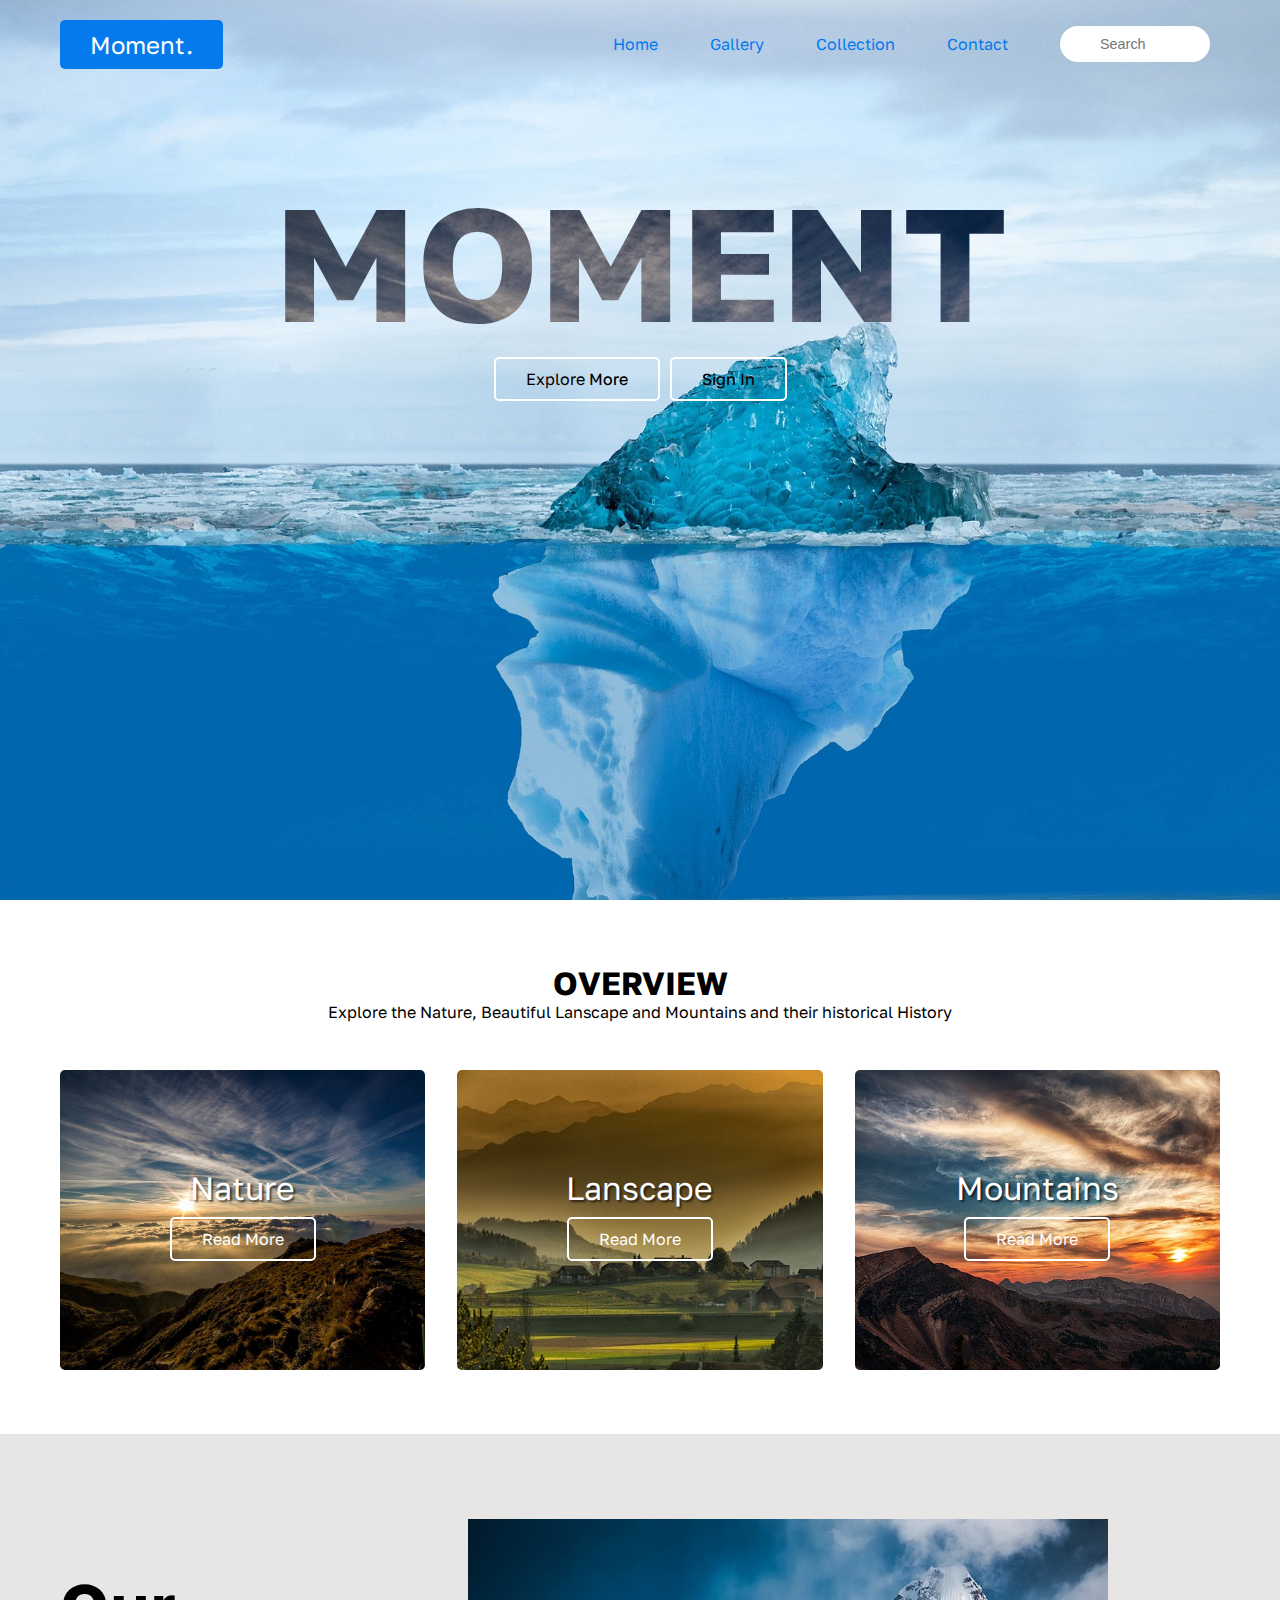
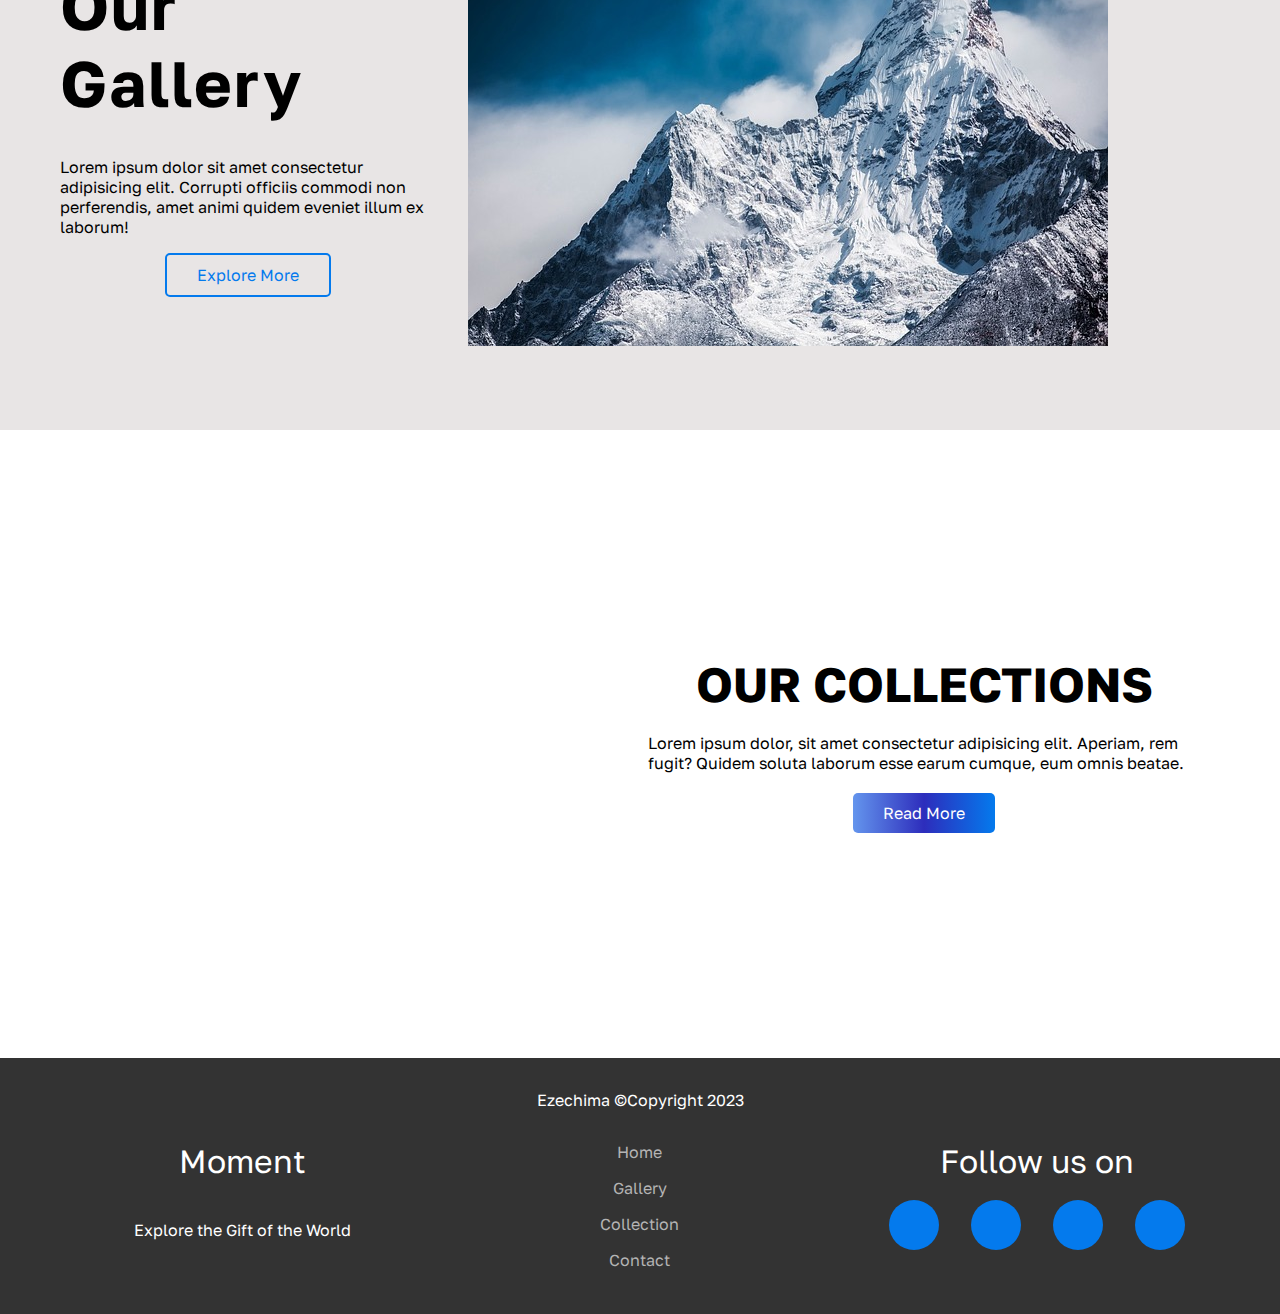
<file: Website/index.html>
<!DOCTYPE html>
<html lang="en">
<head>
    <meta charset="UTF-8">
    <meta http-equiv="X-UA-Compatible" content="IE=edge">
    <meta name="viewport" content="width=device-width, initial-scale=1.0">
    <link rel="stylesheet" href="https://cdnjs.cloudflare.com/ajax/libs/font-awesome/6.4.0/css/all.min.css" integrity="sha512-iecdLmaskl7CVkqkXNQ/ZH/XLlvWZOJyj7Yy7tcenmpD1ypASozpmT/E0iPtmFIB46ZmdtAc9eNBvH0H/ZpiBw==" crossorigin="anonymous" referrerpolicy="no-referrer" />
    <title>Moment | Beautiful Landscape and Scenery</title>
    <link rel="stylesheet" href="css/main.css">
</head>
<body>
    <!-- HEADER -->
    <header class="header">
        <div class="container">
            <input type="checkbox" name="click" id="click">
            <nav class="navbar flex">
                <h1 class="logo">Moment.</h1>

                <label for="click" class="click fas fa-angle-right"></label>

                <ul class="header__ul">
                    <li class="header__li">
                        <a href="#" class="header__a">Home</a>
                    </li>
                    <li class="header__li">
                        <a href="#gallery" class="header__a">Gallery</a>
                    </li>
                    <li class="header__li">
                        <a href="#collection" class="header__a">Collection</a>
                    </li>
                    <li class="header__li">
                        <a href="contact.html" class="header__a">Contact</a>
                    </li>
                    <li class="header__li search__btn">
                        <input type="search" name="search" id="search" placeholder="search">
                        <i class="fas fa-search"></i>
                    </li>
                </ul>
            </nav>

            <section class="hero">
                <figure class="img-container">
                    <h1>Moment</h1>
                    <div class="links">
                        <a href="#gallery" class="btn">Explore More</a>
                        <a href="login.html" class="btn">Sign In</a>
                    </div>
                </figure>
            </section>
        </div>
    </header>

    <!-- MAIN -->
    <main>
        <section class="overview">
            <div class="container">
                <h2>Overview</h2>
                <p>Explore the Nature, Beautiful Lanscape and Mountains and their historical History</p>
                <div class="card-wrapper">
                    <div class="card card1">
                        <h3>Nature</h3>
                        <a href="" class="btn">Read More</a>
                    </div>
                    <div class="card card2">
                        <h3>Lanscape</h3>
                        <a href="" class="btn">Read More</a>
                    </div>
                    <div class="card card3">
                        <h3>Mountains</h3>
                        <a href="" class="btn">Read More</a>
                    </div>
                </div>
            </div>
        </section>

        <section id="gallery" class="gallery">
            <div class="container">
                <div class="gallery-info">
                    <div class="gallery-text">
                        <h2>Our Gallery</h2>
                        <p>Lorem ipsum dolor sit amet consectetur adipisicing elit. Corrupti officiis commodi non perferendis, amet animi quidem eveniet illum ex laborum!</p>
                        <a href="" class="btn">Explore More</a>
                    </div>
                    <figure class="gallery-img">
                        <img src="./img/hero_collection.jpg" alt="">
                    </figure>
                </div>
            </div>
        </section>

        <section id="collection" class="collection">
            <div class="container">
                <div class="collection-info">
                    <figure class="img-container">

                    </figure>
                    <div class="collection-text">
                        <h2>Our Collections</h2>
                        <p>Lorem ipsum dolor, sit amet consectetur adipisicing elit. Aperiam, rem fugit? Quidem soluta laborum esse earum cumque, eum omnis beatae.</p>
                        <a href="" class="btn">Read More</a>
                    </div>
                </div>
            </div>
        </section>
    </main>

    <!-- FOOTER -->
    <footer class="footer">
        <div class="container">
            <p class="copyright">Ezechima  &copy;Copyright 2023</p>

            <div class="footer-info">
                <div class="footer-text">
                    <h2>Moment</h2>
                    <br>
                    <p>Explore the Gift of the World</p>
                </div>
                    <ul class="footer-links">
                        <li><a href="#">Home</a></li>
                        <li><a href="#">Gallery</a></li>
                        <li><a href="#">Collection</a></li>
                        <li><a href="#">Contact</a></li>
                    </ul>
                <div>
                    <h2>Follow us on</h2>
                    <ul class="social">
                        <li><i class="fab fa-facebook"></i></li>
                        <li><i class="fab fa-github"></i></li>
                        <li><i class="fab fa-twitter"></i></li>
                        <li><i class="fab fa-instagram"></i></li>
                    </ul>
                </div>
            </div>
        </div>
    </footer>
</body>
</html>
</file>
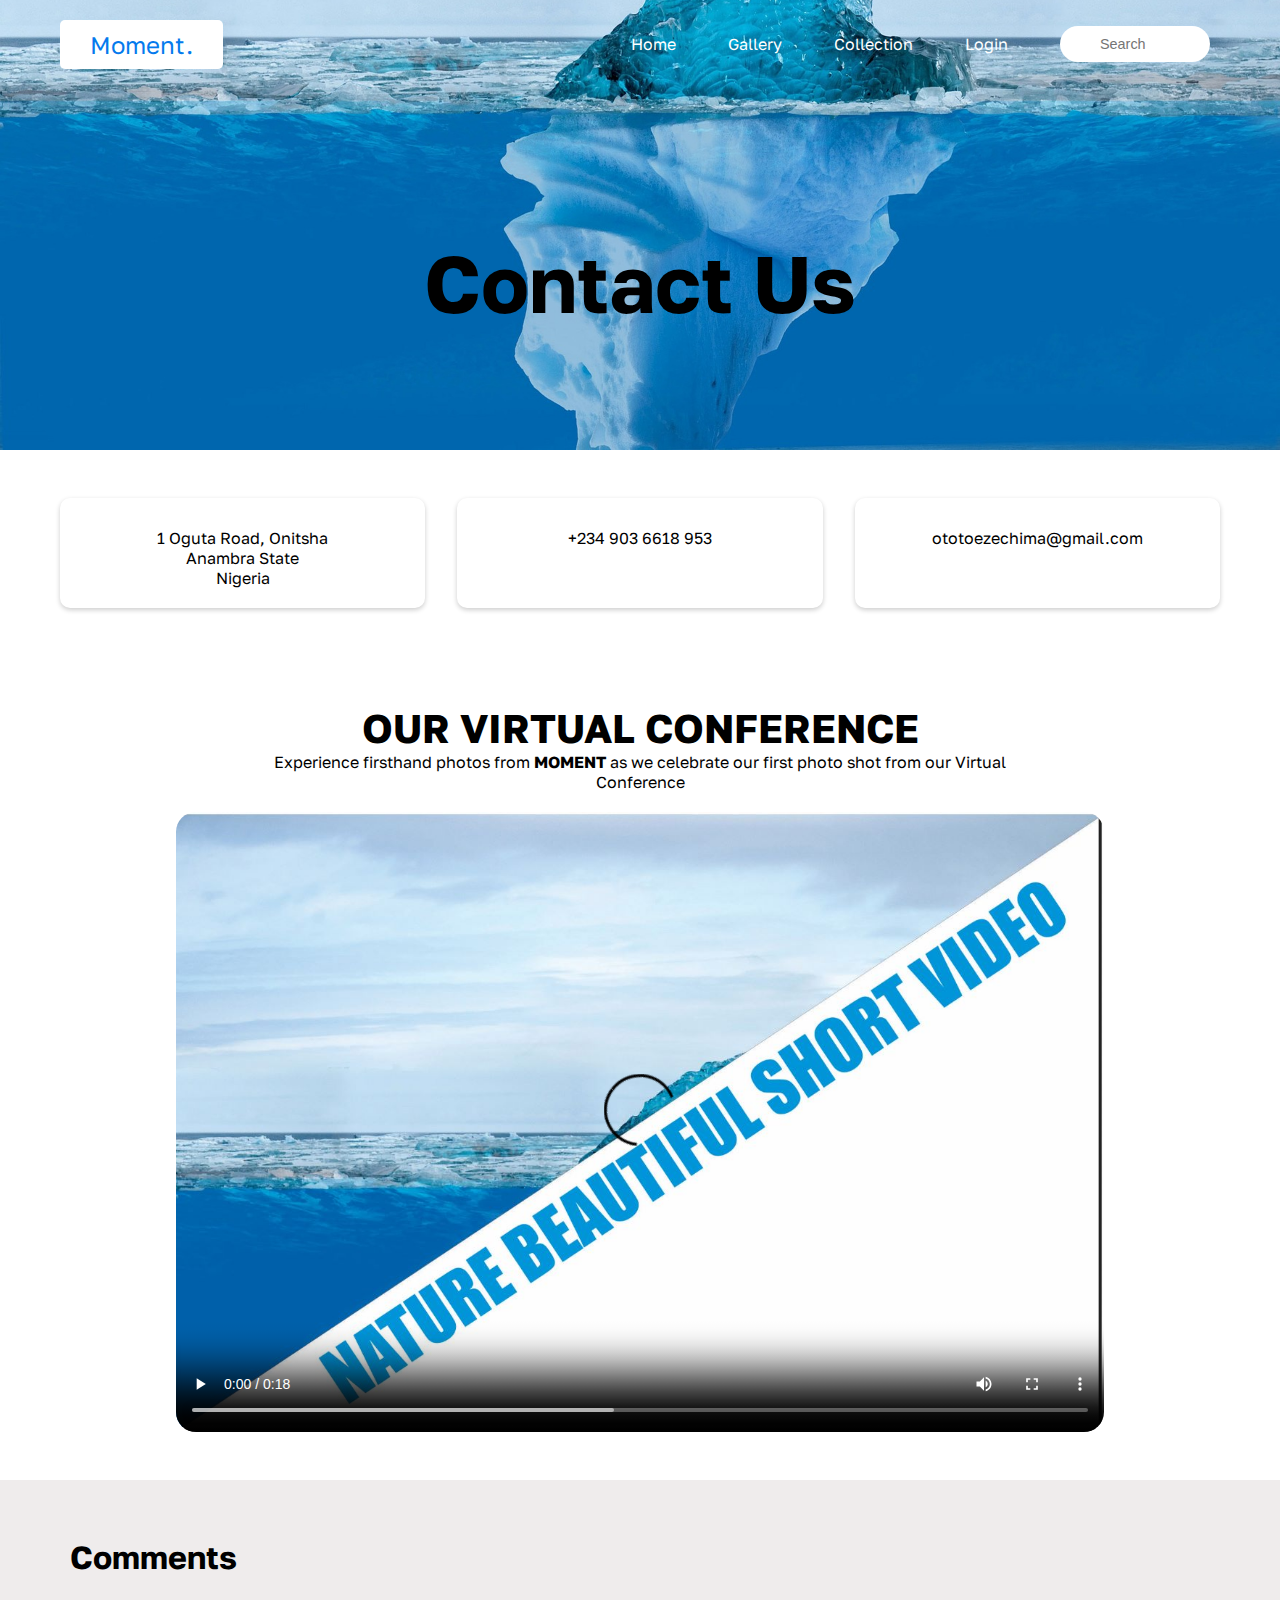
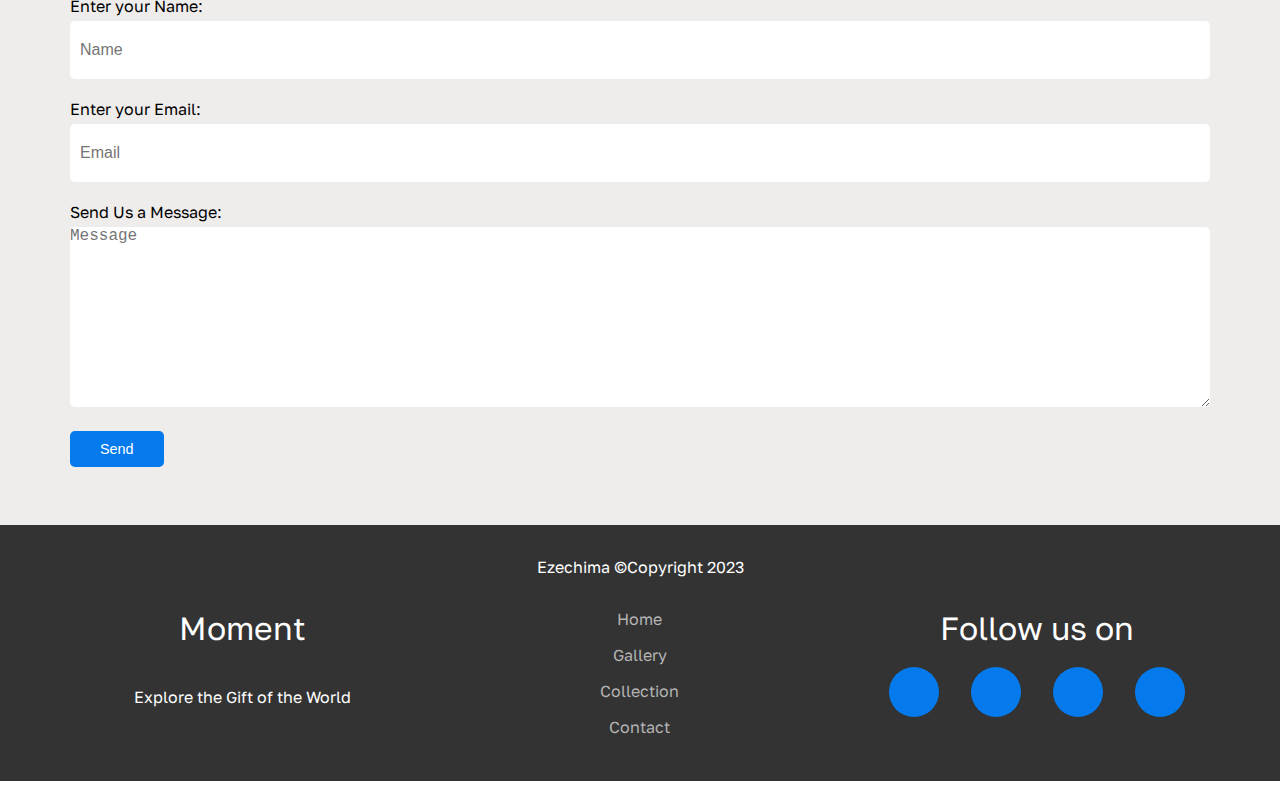
<file: Website/contact.html>
<!DOCTYPE html>
<html lang="en">
<head>
    <meta charset="UTF-8">
    <meta http-equiv="X-UA-Compatible" content="IE=edge">
    <meta name="viewport" content="width=device-width, initial-scale=1.0">
    <link rel="stylesheet" href="https://cdnjs.cloudflare.com/ajax/libs/font-awesome/6.4.0/css/all.min.css" integrity="sha512-iecdLmaskl7CVkqkXNQ/ZH/XLlvWZOJyj7Yy7tcenmpD1ypASozpmT/E0iPtmFIB46ZmdtAc9eNBvH0H/ZpiBw==" crossorigin="anonymous" referrerpolicy="no-referrer" />
    <title>Moment | Beautiful Landscape and Scenery</title>
    <link rel="stylesheet" href="css/main.css">
</head>
<body>
    <!-- HEADER -->
    <header class="header header-contact">
        <div class="container">
            <input type="checkbox" name="click" id="click">

            <nav class="navbar flex">
                <h1 class="logo">Moment.</h1>
                <label for="click" class="click fas fa-angle-right"></label>
                <ul class="header__ul">
                    <li class="header__li">
                        <a href="index.html" class="header__a">Home</a>
                    </li>
                    <li class="header__li">
                        <a href="#gallery" class="header__a">Gallery</a>
                    </li>
                    <li class="header__li">
                        <a href="#collection" class="header__a">Collection</a>
                    </li>
                    <li class="header__li">
                        <a href="login.html" class="header__a">Login</a>
                    </li>
                    <li class="header__li search__btn">
                        <input type="search" name="search" id="search" placeholder="search">
                        <i class="fas fa-search"></i>
                    </li>
                </ul>
            </nav>

            <section class="hero">
                <h2>Contact Us</h2>
            </section>
        </div>
    </header>

    <!-- MAIN -->
    <main>
        <section class="contact-info">
            <div class="container">
                    <div class="location">
                        <div class="address">
                            <h2><i class="fa-sharp fa-solid fa-location-dot"></i></h2>
                            <p>1 Oguta Road, Onitsha</p>
                            <p>Anambra State</p>
                            <p>Nigeria</p>
                        </div>

                       <div class="tel">
                        <h2><i class="fa-solid fa-phone"></i></h2>
                        <p>+234 903 6618 953</p>
                       </div>
                        <div class="email">
                            <h2><i class="fa-solid fa-envelope"></i></h2>
                        <p>ototoezechima@gmail.com</p>
                        </div>
                    </div>
            </div>
        </section>
        
        <section class="video-overview">
            <div class="container">
                <h2>Our Virtual Conference</h2>
                <p> Experience firsthand photos from <b>MOMENT</b> as we celebrate our first photo shot from our Virtual Conference</p> 
                <br>
                <video src="Video/Nature Beautiful short video 720p HD.mp4" controls loop poster="./img/Nature 1.jpg" class="video-clip"></video>
            </div>
        </section>

        <section class="comment">
            <div class="container">
                <form>
                    <h2>Comments</h2>
                    <div class="box-input">
                        <label for="name">Enter your Name:</label>
                        <input type="text" name="name" id="name" required placeholder="Name">
                    </div>
                    <div class="box-input">
                        <label for="email">Enter your Email:</label>
                        
                        <input type="email" name="email" id="email" required placeholder="Email">
                    </div>
                    <div class="box-input">
                        <label for="message">Send Us a Message:</label>
                        <textarea name="message" id="message" cols="30" rows="10" placeholder="Message" required></textarea>
                    </div>
                    <input type="submit" value="send">
                </form>
            </div>
        </section>
    </main>

    <!-- FOOTER -->
    <footer class="footer">
        <div class="container">
            <p class="copyright">Ezechima  &copy;Copyright 2023</p>

            <div class="footer-info">
                <div class="footer-text">
                    <h2>Moment</h2>
                    <br>
                    <p>Explore the Gift of the World</p>
                </div>
                    <ul class="footer-links">
                        <li><a href="#">Home</a></li>
                        <li><a href="#">Gallery</a></li>
                        <li><a href="#">Collection</a></li>
                        <li><a href="#">Contact</a></li>
                    </ul>
                <div>
                    <h2>Follow us on</h2>
                    <ul class="social">
                        <li><i class="fab fa-facebook"></i></li>
                        <li><i class="fab fa-github"></i></li>
                        <li><i class="fab fa-twitter"></i></li>
                        <li><i class="fab fa-instagram"></i></li>
                    </ul>
                </div>
            </div>
        </div>
    </footer>
</body>
</html>
</file>
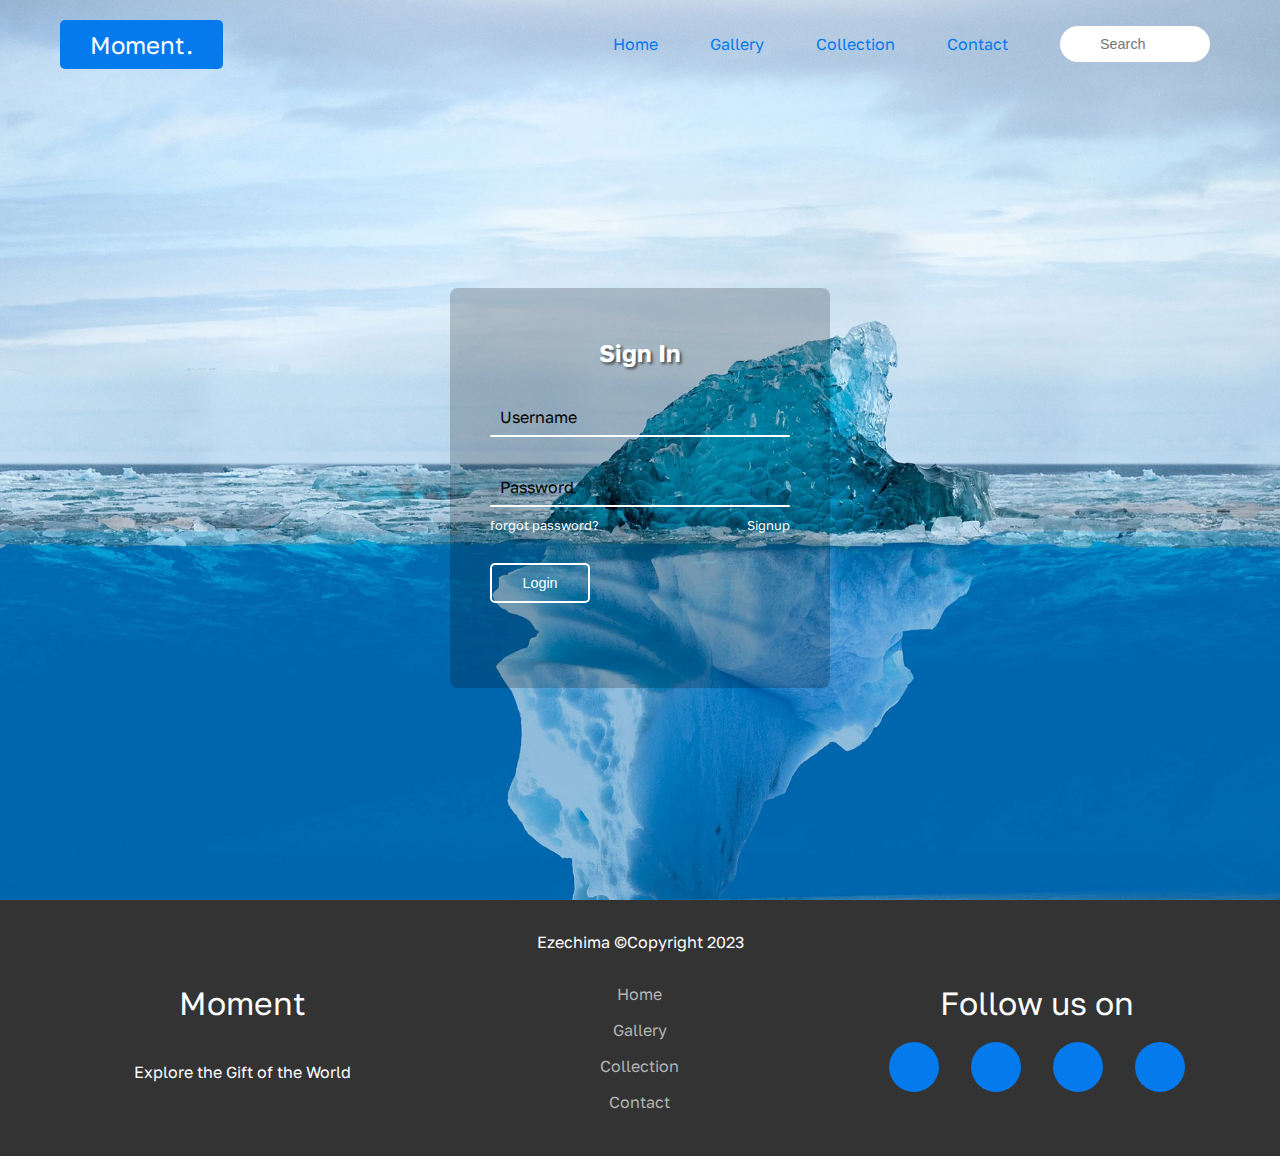
<file: Website/login.html>
<!DOCTYPE html>
<html lang="en">
<head>
    <meta charset="UTF-8">
    <meta http-equiv="X-UA-Compatible" content="IE=edge">
    <meta name="viewport" content="width=device-width, initial-scale=1.0">
    <link rel="stylesheet" href="https://cdnjs.cloudflare.com/ajax/libs/font-awesome/6.4.0/css/all.min.css" integrity="sha512-iecdLmaskl7CVkqkXNQ/ZH/XLlvWZOJyj7Yy7tcenmpD1ypASozpmT/E0iPtmFIB46ZmdtAc9eNBvH0H/ZpiBw==" crossorigin="anonymous" referrerpolicy="no-referrer" />
    <title>Moment | Beautiful Landscape and Scenery</title>
    <link rel="stylesheet" href="css/main.css">
</head>
<body>
    <!-- HEADER -->
    <header class="header header-login">
        <div class="container">
            <input type="checkbox" name="click" id="click">

            <nav class="navbar flex">
                <h1 class="logo">Moment.</h1>
                <label for="click" class="click fas fa-angle-right"></label>

                <ul class="header__ul">
                    <li class="header__li">
                        <a href="index.html" class="header__a">Home</a>
                    </li>
                    <li class="header__li">
                        <a href="#gallery" class="header__a">Gallery</a>
                    </li>
                    <li class="header__li">
                        <a href="#collection" class="header__a">Collection</a>
                    </li>
                    <li class="header__li">
                        <a href="contact.html" class="header__a">Contact</a>
                    </li>
                    <li class="header__li search__btn">
                        <input type="search" name="search" id="search" placeholder="search">
                        <i class="fas fa-search"></i>
                    </li>
                </ul>
            </nav>

          <div class="box">
            <form>
                <h2>Sign In</h2>
                <div class="box-input">
                    <input type="text" name="text" id="text" required>
                    <span>Username</span>
                    <i></i>
                </div>
                <div class="box-input">
                    <input type="password" name="password" id="password" required>
                    <span>Password</span>
                    <i></i>
                </div>
                <div class="links">
                    <a href="" class="btn">forgot password?</a>
                    <a href="" class="btn">Signup</a>
                </div>
                <input type="submit" value="Login">
            </form>
          </div>
        </div>
    </header>

    <!-- FOOTER -->
    <footer class="footer">
        <div class="container">
            <p class="copyright">Ezechima  &copy;Copyright 2023</p>

            <div class="footer-info">
                <div class="footer-text">
                    <h2>Moment</h2>
                    <br>
                    <p>Explore the Gift of the World</p>
                </div>
                    <ul class="footer-links">
                        <li><a href="#">Home</a></li>
                        <li><a href="#">Gallery</a></li>
                        <li><a href="#">Collection</a></li>
                        <li><a href="#">Contact</a></li>
                    </ul>
                <div>
                    <h2>Follow us on</h2>
                    <ul class="social">
                        <li><i class="fab fa-facebook"></i></li>
                        <li><i class="fab fa-github"></i></li>
                        <li><i class="fab fa-twitter"></i></li>
                        <li><i class="fab fa-instagram"></i></li>
                    </ul>
                </div>
            </div>
        </div>
    </footer>
</body>
</html>
</file>
<file: Website/css/main.css>
@import url('https://fonts.googleapis.com/css2?family=Golos+Text&family=Poppins:wght@300&display=swap');

*{
    margin: 0;
    padding: 0;
    box-sizing: border-box;
}

/* || VARIABLES */
:root{
    --PRIMARY-COLOR: #047aed;
    --PRIMARY-LIGHT: cornflowerblue;
    --SECONDARY-COLOR: rgb(45, 45, 188);
    --LIGHT-COLOR: #FFF;
    --DARK-COLOR: #000;
    --PRIMARY-FF: 'Golos Text', sans-serif;
    --SECONDARY-FF: 'Poppins', sans-serif;
}

/* || GENERAL STYLES */
html{scroll-behavior: smooth;}

body{
    font-family: var(--PRIMARY-FF);
    background-color: var(--LIGHT-COLOR);
    color: var(--DARK-COLOR);
}

a{
    text-decoration: none;
    color: inherit;
}

ul{
    list-style: none
}

/* || UTILITY CLASSES */
.container{
    max-width: 1200px;
    margin: 0 auto;
    padding: 0 20px;    
}

.flex{
    display: flex;
    justify-content: center;
    align-items: center;
    height: 100%;
}

input[type="checkbox"]{
    display: none;
}


/* || HEADER */
.header{
    background-image: url('../img/hero_home.jpg');
    height: 100vh;
    background-position: center;
    background-size: cover;
    z-index: 1;
}

.header .flex{
    justify-content: space-between;
    padding: 1rem 0;
}

.header .logo{
    font-size: 1.5rem;
    background-color: var(--PRIMARY-COLOR);
    color: var(--LIGHT-COLOR);
    padding: 10px 30px;
    border: none;
    font-weight: 300;
    border-radius: 5px;
    cursor: pointer;
}

.header__ul{
    display: flex;
    gap: 2rem;
    justify-content: center;
    align-items: center;
}

.header li a{
    padding: 10px;
    color: var(--PRIMARY-COLOR);
    display: flex;
    justify-content: center;
    align-items: center;
}

.header li a:hover{
    padding: 10px;
    background-color: var(--PRIMARY-COLOR);
    color: var(--LIGHT-COLOR);
    border-radius: 5px;
}

.header .search__btn{
    padding: 10px;
    overflow: hidden;
    position: relative;
    display: flex;
    justify-content: center;
    align-items: center;
}

.header .search__btn input{
    padding: 10px 10px 10px 40px;
    border-radius: 20px;
    border: none;
    outline: none;
    font-size: 0.9rem;
    text-transform: capitalize;
    width: 150px;
}

.header .search__btn i{
    position: absolute;
    left: 0;
    padding: 10px 10px 10px 40px;
    transform: translateX(-20px);
}


/* HEADER HERO SECTION */
.hero{
    text-align: center;
    display: flex;
    justify-content: center;
    align-items: center;
    height: calc( 50vh - 60px);
}

.hero .img-container{
    background-image: url(../img/1.jpg);
    width: 1200px;
    height: 300px;
    display: flex;
    justify-content: center;
    align-items: center;
    -webkit-background-clip: text;
    background-position: top bottom;
    flex-direction: column;

}

.hero h1{
    font-size: 10rem;
    text-transform: uppercase;
    color: transparent;
}

.hero .links{
    display: flex;
    gap: 10px;
}

.hero .links .btn{
    display: inline-block;
    padding: 10px 30px;
    border: 2px solid var(--LIGHT-COLOR);
    border-radius: 5px;
}

.header .links .btn:hover{
    background-color: var(--LIGHT-COLOR);
    color: var(--PRIMARY-COLOR);
    border: 2px solid var(--LIGHT-COLOR);
    transition: 0.5s;
}



/* || SECTION OVER VIEW */
.overview{
    padding: 4rem 0;
    background-color: var(--LIGHT-COLOR);
    text-align: center;
}

.overview h2{
    font-size: 2rem;
    text-transform: uppercase;
}

.overview p{
    margin-bottom: 3rem;
}

.overview .card-wrapper{
    display: grid;
    grid-template-columns: repeat(3, 1fr);
    gap: 2rem;
}


.overview .card{
    padding: 30px;
    border-radius: 5px;
    height: 300px;
    display: flex;
    flex-direction: column;
    justify-content: center;
    transition: 1s;
    align-items: center;
    cursor: pointer;
}

.overview .card:hover{
    scale: 1.05;
}

.overview .card h3{
    color: var(--LIGHT-COLOR);
    font-weight: 300;
    font-size: 2rem;
    text-shadow: 2px 2px 2px rgba(0,0,0,0.6);
}

.overview .btn{
    display: inline-block;
    border: 2px solid var(--LIGHT-COLOR);
    padding: 10px 30px;
    border-radius: 5px;
    margin: 10px 0;
    color: var(--LIGHT-COLOR);
}

.overview .btn:hover{
    background-color: var(--LIGHT-COLOR);
    color: var(--PRIMARY-COLOR);
    transition: 0.5s;
    border: none;
    scale: 1.05;
}

.overview .card1{
    background-image: url('../img/1.jpg');
    background-position: bottom;
    background-size: cover;
}

.overview .card2{
    background-image: url('../img/gallery2.jpg');
    background-position: bottom;
    background-size: cover;
}

.overview .card3{
    background-image: url('../img/gallery3.jpg');
    background-position: bottom;
    background-size: cover;
}


/* || SECTION GALLERY */
.gallery{
    background-color: rgb(232, 229, 229);
    min-height: 500px;
    padding: 3rem 0;
    display: flex;
    justify-content: center;
    align-items: center;
}

.gallery-info{
    display: grid;
    grid-template-columns: 1fr 2fr;
    gap: 2rem;
    min-height: 500px;
    place-content: center;
}

.gallery-text{
    display: flex;
    justify-content: center;
    align-items: center;
    flex-direction: column;
}

.gallery-text h2{
    font-size: 4rem;
    margin-bottom: 20px;
    letter-spacing: 2px;
}

.gallery-text p{
    padding: 1rem 0;
}

.gallery-text .btn{
    display: inline-block;
    border: 2px solid var(--PRIMARY-COLOR);
    padding: 10px 30px;
    border-radius: 5px;
    color: var(--PRIMARY-COLOR);
    transition: 0.5s;
}

.gallery-text .btn:hover{
    background-color: var(--PRIMARY-COLOR);
    color: var(--LIGHT-COLOR);
}


.gallery .gallery-img img{
    width: max(600px, 50vw);
    display: block;
}

/* || SECTION COLLECTION */
.collection{
    padding: 4rem 0;
    background-color: var(--LIGHT-COLOR);
    min-height: 500px;
}

.collection .collection-info{
    display: grid;
    grid-template-columns: 1fr 1fr;
    gap: 1rem;
    padding: 20px;
    overflow: hidden;
    min-height: 500px;
}

.collection .img-container{
    position: relative;
    width: 90%;
    height: 90%;
    border: 2px solid #333;
    border: none;
    animation: ShowCollection 10s ease-out infinite;
}

@keyframes ShowCollection {
    0%{
        background-image: url('../img/hero_contact.jpg');
        background-position: center;
        background-size: cover;
        transform: translateX(0);
    }

    25%{
        background-image: url(../img/gallery3.jpg);
        background-position: center;
        background-size: cover;
        transform: translateX(0);
    }

    50%{
        background-image: url(../img/mountain-g05e75460d_1280.jpg);
        background-position: center;
        background-size: cover;
        transform: translateX(0);
    }

    80%{
        background-image: url(../img/gallery2.jpg);
        background-position: center;
        background-size: cover;
        transform: translateX(0);
    }

    100%{
        background-image: url('../img/hero_about.jpg');
        background-position: center;
        background-size: cover;
        transform: translateX(0);
    }
}


.collection .collection-text{
    display: flex;
    flex-direction: column;
    align-items: center;
    justify-content: center;
}

.collection .collection-text h2{
    font-size: 3rem;
    text-transform: uppercase;
}

.collection .collection-text p{
    padding: 20px 0;
}

.collection .collection-text .btn{
    display: inline-block;
    background-image: linear-gradient(to left, var(--PRIMARY-COLOR),var(--SECONDARY-COLOR), var(--PRIMARY-LIGHT));
    padding: 10px 30px;
    border: none;
    border-radius: 5px;
    color: var(--LIGHT-COLOR);
    transition: 0.5s;
}

.collection .collection-text .btn:hover{
    scale: 1.05;
}


/* || FOOTER */
.footer{
    background-color: #333;
    color: var(--LIGHT-COLOR);
    text-align: center;
    padding: 2rem 0;
}

.footer .copyright{
    padding-bottom: 2rem;
    font-weight: 300;
}

.footer-info{
    display: grid;
    grid-template-columns: repeat(3, 1fr);
    gap: 2rem;
    text-align: center;
}

.footer-info h2{
    font-size: 2rem;
    font-weight: 300;
    margin-bottom: 20px;
}

.footer .footer-links{
    display: flex;
    gap: 1rem;
    flex-direction: column;
    cursor: pointer;
    color: #b4b4b4;
    text-align: center;
}

.footer .footer-links a:hover{
    color: var(--LIGHT-COLOR);
}

.footer .social{
    display: flex;
    gap: 2rem;
    padding-bottom: 2rem;
    align-items: center;
    justify-content: center;
}

.footer .social li{
    width: 50px;
    height: 50px;
    border-radius: 50%;
    background-color: var(--PRIMARY-COLOR);
    color: var(--LIGHT-COLOR);
    display: flex;
    justify-content: center;
    align-items: center;
    transition: 0.5s;
}

.footer .social li:hover{
    scale: 1.05;
    cursor: pointer;
    transform: translateY(-10px);
}

.footer .social i{
    font-size: 2rem;
    display: flex;
    align-items: center;
    justify-content: center;
}


/* || CONTACT PAGE */
.header-contact{
    height: 50vh;
    background-position: bottom;
}

.header-contact .logo{
    background-color: var(--LIGHT-COLOR);
    color: var(--PRIMARY-COLOR);
}

.header-contact .header__ul li a{
    color: var(--LIGHT-COLOR);
}

.header-contact .header__ul li a:hover{
    background-color: var(--LIGHT-COLOR);
    color: var(--PRIMARY-COLOR);
}

.header-contact .hero h2{
    font-size: 5rem;
}

/* CONTACT INFO */
.contact-info{
    padding: 3rem 0;
}

.contact-info h2{
    text-transform: uppercase;
    margin-bottom: 10px;
    color: var(--PRIMARY-COLOR);
}

.contact-info .location{
    display: grid;
    grid-template-columns: repeat(3, 1fr);
    gap: 2rem;
    text-align: center;
}

.contact-info .address,
.contact-info .tel,
.contact-info .email{
    background-color: var(--LIGHT-COLOR);
    padding: 20px;
    box-shadow: 0 2px 5px rgba(0,0,0,0.2);
    border-radius: 10px;
}


/* || CONTACT CONFERENCE */
.video-overview{
    padding: 3rem 0;
}

.video-overview h2{
    text-transform: uppercase;
    text-align: center;
    font-size: 2.5rem;
}

.video-overview p{
    max-width: 70%;
    margin: 0 auto;
    text-align: center;
}

.video-overview video{
    display: block;
    width: 80%;
    height: auto;
    margin: 0 auto;
    border-radius: 20px;
    border: none;
    overflow: hidden;
}


/* || COMMENT SECTION */
.comment{
    padding: 3rem 0;
    background-color: #efecec;
}

.comment form{
    padding: 10px;
}

.comment form h2{
    font-size: 2rem;
}

.comment form .box-input{
    margin: 20px 0;
}

.comment form label{
    display: block;
    margin-bottom: 5px;
}

.comment form input[type="text"],
.comment form input[type="email"] {
    width: 100%;
    border: none;
    padding: 20px 10px;
    border-radius: 5px;
    font-size: 1rem;
    outline: none;
}

.comment form textarea{
    width: 100%;
    border: none;
    border-radius: 5px;
    font-size: 1rem;
    font-weight: 300;
}

.comment form input[type="submit"]{
    padding: 10px 30px;
    border-radius: 5px;
    border: none;
    outline: none;
    background-color: var(--PRIMARY-COLOR);
    font-size: 0.9rem;
    text-transform: capitalize;
    color: var(--LIGHT-COLOR);
    transition: 0.5s;
}

.comment form input[type="submit"]:hover{
    scale: 1.05;
    cursor: pointer;
}

/* LOGIN PAGE */
.header-login .box{
    display: flex;
    justify-content: center;
    align-items: center;
    height: calc(100vh - 100px);
    background-color: transparent;
}

.header-login form{
    position: relative;
    width: 380px;
    height: 400px;
    background-color: rgba(0,0,0,0.2);
    border-radius: 8px;
    padding: 50px 40px;
    display: flex;
    flex-direction: column;
}

.header-login form h2{
    text-align: center;
    color: var(--LIGHT-COLOR);
    text-shadow: 2px 2px 3px rgba(0,0,0,0.6);
}

.header-login form .box-input{
    margin-top: 25px;
    position: relative;
    width: 300px;
}

.header-login form input{
    position: relative;
    border: none;
    background-color: transparent;
    padding: 20px 10px 10px;
    outline: none;
    width: 100%;
    z-index: 12;
    color: var(--DARK-COLOR);
}

.header-login form .box-input span{
    position: absolute;
    left: 0;
    bottom: 0;
    padding: 20px 10px 10px;
    transition: 0.5s;
}

.header-login form .box-input input:valid ~ span, 
.header-login form .box-input input:focus ~ span {
    color: var(--LIGHT-COLOR);
    transform: translateY(-37px);
    font-size: 0.7rem;
    letter-spacing: 1px;
}


.header-login form .box-input i{
    position: absolute;
    background-color: var(--LIGHT-COLOR);
    width: 100%;
    height: 2px;
    bottom: 0;
    left: 0;
    border-radius: 4px;
    transition: 0.5s;
}

.header-login form .box-input input:valid ~ i,
.header-login form .box-input input:focus ~ i{
    height: 44px;
}

.header-login form .links{
    display: flex;
    justify-content: space-between;
    font-size: 0.8rem;
    color: var(--LIGHT-COLOR);
    margin: 10px 0;
}

.header-login form input[type="submit"]{
    width: 100px;
    border: 2px solid var(--LIGHT-COLOR);
    padding: 10px 30px;
    border-radius: 5px;
    font-size: 0.9rem;
    color: var(--LIGHT-COLOR);
    margin-top: 20px;
}

.header-login form input[type="submit"]:hover{
    scale: 1.05;
    cursor: pointer;
}

.header .navbar .click{
    display: none;
}



/* || RESPONSIVE DESIGN */
/* MAX WIDTH: 1200PX */
@media screen and (max-width:1200px) {
    .container{
        max-width:1100px;
        padding: 0 20px;
    }

    .gallery {
        min-height: 200px;
    }

    
    .gallery h2{
        font-size: 3rem;
    }
}

/* MAX WIDTH: 992PX */
@media screen and (max-width:992px) {
    .header .navbar{
        flex-direction: column;
    }

    .header .hero{
        height: calc(100vh - 350px);
    }

    .hero .img-container{
        background-position: center right;
    }

    .hero .btn{
        color: var(--LIGHT-COLOR);
        background-color: var(--PRIMARY-COLOR);
        border: none;
    }

    .overview .card-wrapper{
        grid-template-columns: repeat(2, 1fr);
        place-content: center;
    }

    .overview .card-wrapper .card3{
        grid-row: span 2;
        grid-column: span 2;
    }
    .gallery .gallery-img{
        width: 90%;
        height: auto;
    }

    .gallery .gallery-img img{
        width: 100%;
    }
    .gallery-info {
        grid-template-columns: 1fr;
        display: flex;
        flex-direction: column;
        justify-content: center;
        align-items: center;
        text-align: center;
    }

    .collection .collection-info{
        grid-template-columns: 1fr;
        text-align: center;
        display: flex;
        flex-direction: column-reverse;
    }

   .collection .img-container{
        position: relative;
        margin: 0 auto;
        height: 500px;
   }

   .footer-info{
        grid-template-columns: 1fr;
   }
}

/* MAX-WIDTH: 768PX */
@media screen and (max-width:768px) {


    .header .navbar ul{
        flex-direction: column;
        position: absolute;
        top: 70px;
        left: 1rem;
        background-color: rgba(0,0,0,0.2);
        backdrop-filter: blur(10px);
        border-radius: 5px;
        transition: 1s;
    }

    .header .navbar li{
        color: var(--LIGHT-COLOR);
        padding: 5px;
        width: 100%;
    }

    .header .navbar li a{
        color: var(--LIGHT-COLOR);
    }

    .header .navbar li:hover{
        color: var(--LIGHT-COLOR);
        border: none;
    }

    .header .navbar .click{
        position: absolute;
        background-color: rgba(0,0,0,0.2);
        width: 50px;
        height: 50px;
        border-radius: 50%;
        display: flex;
        justify-content: center;
        align-items: center;
        left: 150px;
        top: 80px;
        z-index: 2;
        backdrop-filter: blur(15px);
        border-left: 2px solid rgba(0,0,0,0.6);
        transform: rotate(180deg);
        cursor: pointer;
        transition: 1s;
    }

    input:checked ~ .navbar ul{
        transform: translateX(-120%);
    }

    input:checked ~ .navbar .click{
        transform: translateX(-140px);
    }




    .header .hero {
        height: calc(100vh - 450px);
    }

    .header .hero .links a{
        padding: 10px 20px;
    }

    .hero .img-container h1{
        font-size: clamp(4rem, 20vw, 8rem);
    }

    .header-contact h2{
        height: calc(50vh - 100px);
    }

    .contact-info .location{
        grid-template-columns: 1fr;
    }
    
    .contact-info .address,
    .contact-info .tel,
    .contact-info .email{
        grid-column: span 3;
    }

    
}

/* MAX-WIDTH: 576PX */
@media screen and (max-width:576px) {


    .overview .card-wrapper{
        grid-template-columns: 1fr;
    }

    .overview .card-wrapper .card1,
    .overview .card-wrapper .card2{
        grid-column: span 2;
    }

    .gallery .gallery-info p{
        max-width: 70%;
    }

    .gallery .gallery-img{
        width: 90%;
        height: auto;
    }

    .gallery .gallery-img img{
        width: 100%;
    }

   
    .collection .collection-text h2{
        font-size: 2rem;
        text-transform: uppercase;
    }

    .footer{
        padding: 0 2rem;
        text-align: center;
    }

    .footer .social{
        gap: 1rem;
        text-align: center;
    }

    .header-login .box{
       height: calc(100vh - 100px);
       width: 100%;
       margin: 0 auto;
    }

    .header-login form .box-input i{
        width: 100%;
    }

    .header .navbar ul{
        flex-direction: column;
        position: absolute;
        top: 70px;
        left: 1rem;
        background-color: rgba(0,0,0,0.2);
        backdrop-filter: blur(10px);
        border-radius: 5px;
        transition: 1s;
    }

    .header .navbar li{
        color: var(--LIGHT-COLOR);
        padding: 5px;
        width: 100%;
    }

    .header .navbar li a{
        color: var(--LIGHT-COLOR);
    }

    .header .navbar li:hover{
        color: var(--LIGHT-COLOR);
        border: none;
    }

    .header .navbar ul{
        width: unset;
        z-index: 12;
    }

    .header .navbar .click{
        z-index: 20;
    }



}
</file>
